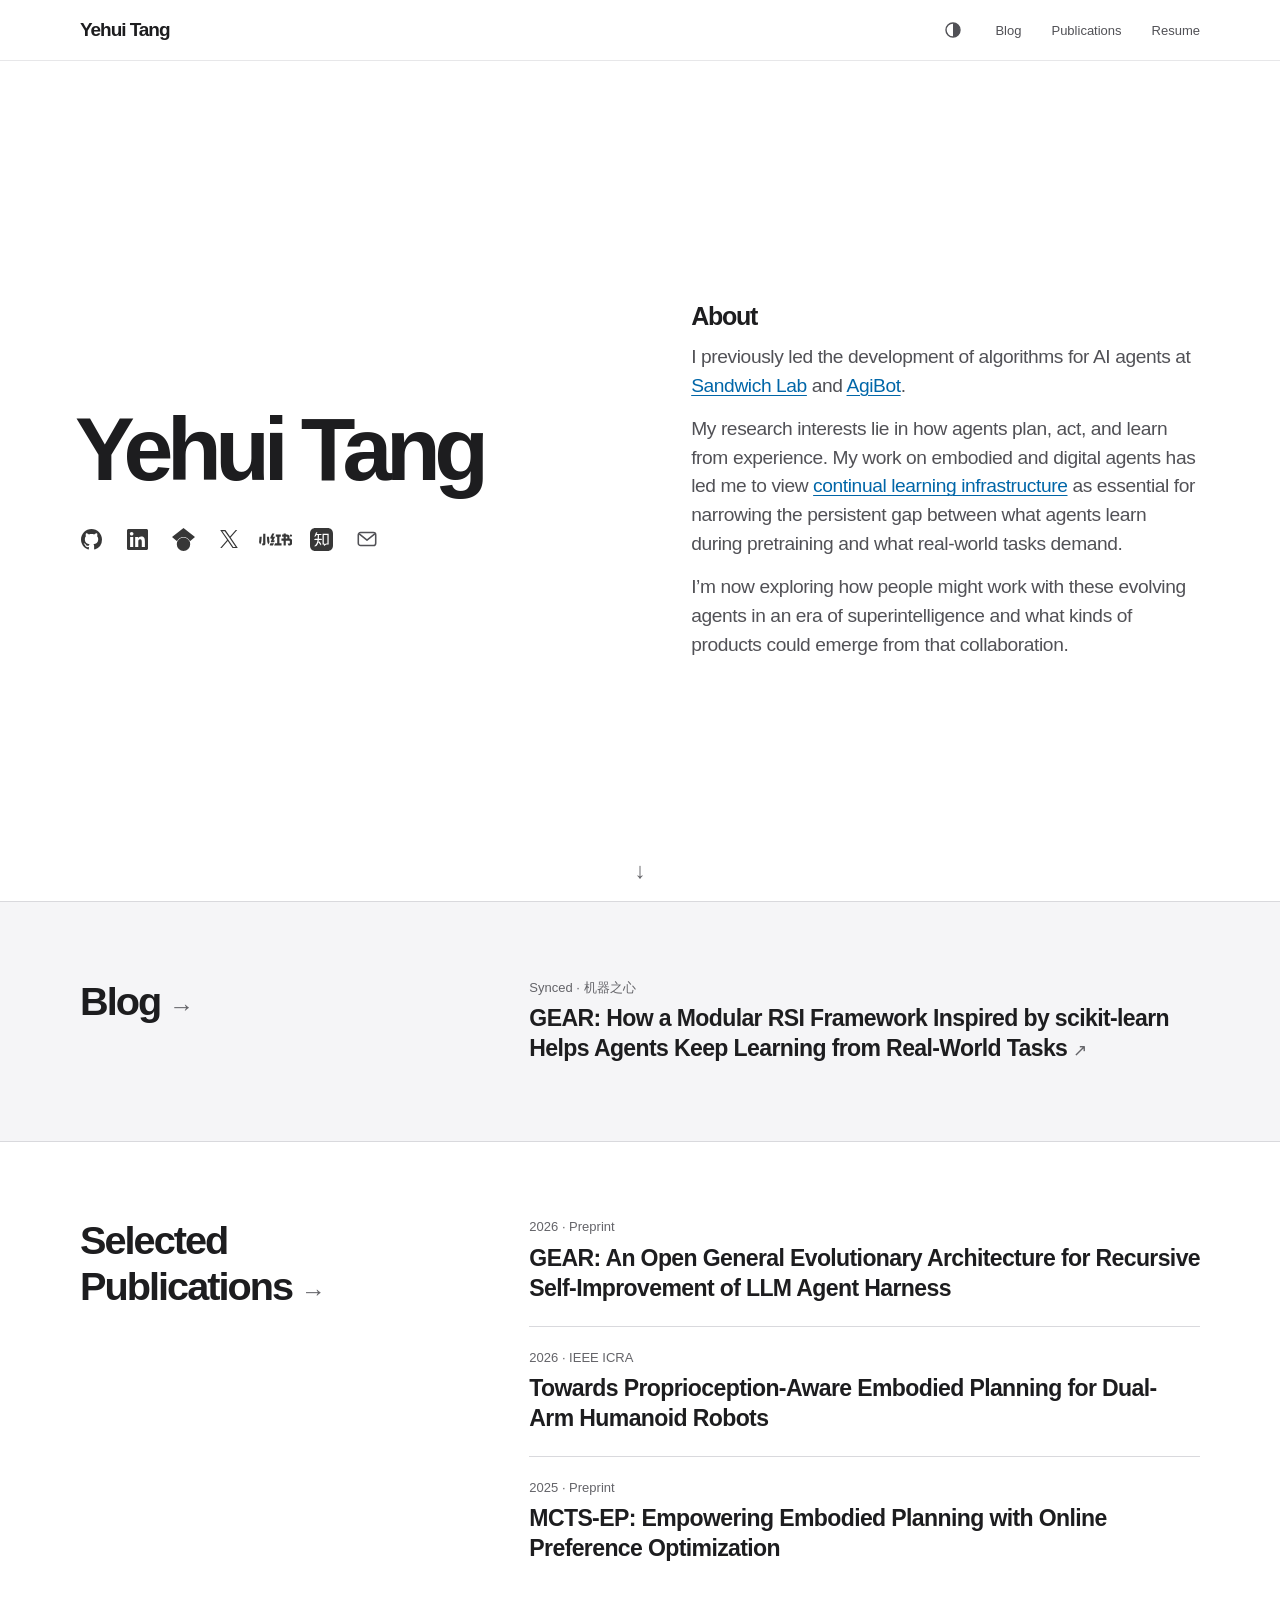
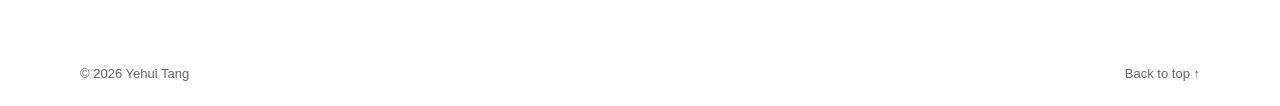
<file: docs/index.html>
<!doctype html>
<html lang="en">
<head>
  <meta charset="utf-8">
  <meta name="viewport" content="width=device-width, initial-scale=1">
  <meta name="color-scheme" content="light dark">
  <meta name="theme-color" content="#ffffff">
  <title>Yehui Tang</title>
  <meta name="description" content="Yehui Tang’s research, publications and writing on AI agents and recursive self-improvement.">
  <link rel="canonical" href="https://yehui-tang.github.io/">
  <link rel="icon" href="assets/open-spiral.svg" type="image/svg+xml" sizes="any">
  <script src="assets/theme.js"></script>
  <link rel="stylesheet" href="assets/site.css">
  <script src="assets/nav.js" defer></script>
  <script src="assets/contact.js" defer></script>
</head>
<body id="top">
  <a class="skip" href="#main">Skip to content</a>
  <header class="site-header">
    <div class="wrap nav-wrap">
      <a class="brand" href="#top" aria-current="page">Yehui Tang</a>
      <button type="button" id="theme-toggle" aria-label="Dark mode" aria-pressed="false" title="Switch to dark mode" hidden>
        <svg viewBox="0 0 24 24" width="20" height="20" fill="none" stroke="currentColor" stroke-width="1.7" aria-hidden="true">
          <circle cx="12" cy="12" r="8.4"/>
          <path d="M12 3.6a8.4 8.4 0 0 1 0 16.8Z" fill="currentColor" stroke="none"/>
        </svg>
      </button>
      <nav id="site-nav" aria-label="Main navigation">
        <a id="blog" href="blog/">Blog</a>
        <a id="papers" href="publications/">Publications</a>
        <a href="resume/">Resume</a>
      </nav>
    </div>
  </header>

  <main id="main">
    <div class="intro wrap">
      <section class="profile" aria-labelledby="name">
        <h1 id="name">Yehui Tang</h1>
        <div class="profile-links" role="group" aria-label="Personal profiles and contact">
          <a class="profile-icon" href="https://github.com/yehui-tang" aria-label="GitHub" title="GitHub">
            <img src="assets/github.svg" width="21" height="21" alt="">
          </a>
          <a class="profile-icon" href="https://www.linkedin.com/in/yehui-tang" aria-label="LinkedIn" title="LinkedIn">
            <img src="assets/linkedin.svg" width="21" height="21" alt="">
          </a>
          <a class="profile-icon" href="https://scholar.google.com/citations?user=r2WGGZoAAAAJ&amp;hl=zh-CN" aria-label="Google Scholar" title="Google Scholar">
            <img src="assets/google-scholar.svg" width="23" height="23" alt="">
          </a>
          <a class="profile-icon" href="https://x.com/YehuiTang" aria-label="X, @YehuiTang" title="X · @YehuiTang">
            <img src="assets/x.svg" width="18" height="18" alt="">
          </a>
          <a class="profile-icon" href="https://xhslink.cn/o/4Fa4Z3G1Q6T" aria-label="Xiaohongshu profile" title="小红书 · 9530819656">
            <img src="assets/xiaohongshu.svg" width="33" height="33" alt="">
          </a>
          <a class="profile-icon" href="https://www.zhihu.com/people/tang-ye-hui-43" aria-label="Zhihu" title="知乎">
            <img src="assets/zhihu.svg" width="23" height="23" alt="">
          </a>
          <button class="profile-icon" id="email-toggle" type="button" aria-label="Email address" title="Email address" aria-expanded="false" aria-controls="email-contact" hidden>
            <svg viewBox="0 0 24 24" width="22" height="22" fill="none" stroke="currentColor" stroke-width="1.7" stroke-linejoin="round" aria-hidden="true">
              <rect x="2.5" y="5" width="19" height="14" rx="2.5"/>
              <path d="m3.5 6.5 8.5 6.7 8.5-6.7"/>
            </svg>
          </button>
        </div>
        <a id="email-contact" class="text-link" hidden></a>
      </section>

      <section class="about" aria-labelledby="about-title">
        <h2 id="about-title">About</h2>
        <p class="bio">I previously led the development of algorithms for AI agents at <a href="https://www.sandwichlab.ai/">Sandwich Lab</a> and <a href="https://www.agibot.com/">AgiBot</a>.</p>
        <p class="bio">My research interests lie in how agents plan, act, and learn from experience. My work on embodied and digital agents has led me to view <a href="https://github.com/rsi-gear/gear">continual learning infrastructure</a> as essential for narrowing the persistent gap between what agents learn during pretraining and what real-world tasks demand.</p>
        <p class="bio">I’m now exploring how people might work with these evolving agents in an era of superintelligence and what kinds of products could emerge from that collaboration.</p>
      </section>
      <a class="scroll-cue" href="#blog-preview" aria-label="Scroll to Blog" title="Scroll to Blog"><span aria-hidden="true">↓</span></a>
    </div>

    <section id="blog-preview" class="home-preview" aria-labelledby="home-blog">
      <div class="wrap preview-layout">
        <h2 id="home-blog" data-reveal><a href="blog/">Blog <span aria-hidden="true">→</span></a></h2>
        <article class="preview-entry" data-reveal>
          <p class="meta">Synced · <span lang="zh-CN">机器之心</span></p>
          <h3><a href="https://mp.weixin.qq.com/s/0jKKlnpA4Cbc2wEQJWdVIg" hreflang="zh-CN">GEAR: How a Modular RSI Framework Inspired by scikit-learn Helps Agents Keep Learning from Real-World Tasks <span aria-hidden="true">↗</span></a></h3>
        </article>
      </div>
    </section>
    <section class="home-preview" aria-labelledby="home-publications">
      <div class="wrap preview-layout">
        <h2 id="home-publications" data-reveal><a href="publications/">Selected Publications <span aria-hidden="true">→</span></a></h2>
        <ul aria-labelledby="home-publications">
          <li class="preview-entry" data-reveal>
            <p class="meta">2026 · Preprint</p>
            <h3><a href="https://huggingface.co/spaces/WizardTY/GEAR">GEAR: An Open General Evolutionary Architecture for Recursive Self-Improvement of LLM Agent Harness</a></h3>
          </li>
          <li class="preview-entry" data-reveal>
            <p class="meta">2026 · IEEE ICRA</p>
            <h3><a href="https://doi.org/10.1109/ICRA57385.2026.11696567">Towards Proprioception-Aware Embodied Planning for Dual-Arm Humanoid Robots</a></h3>
          </li>
          <li class="preview-entry" data-reveal>
            <p class="meta">2025 · Preprint</p>
            <h3><a href="https://arxiv.org/abs/2509.17116">MCTS-EP: Empowering Embodied Planning with Online Preference Optimization</a></h3>
          </li>
        </ul>
      </div>
    </section>
  </main>

  <footer class="wrap"><span>© 2026 Yehui Tang</span><a href="#top">Back to top <span aria-hidden="true">↑</span></a></footer>
</body>
</html>
</file>
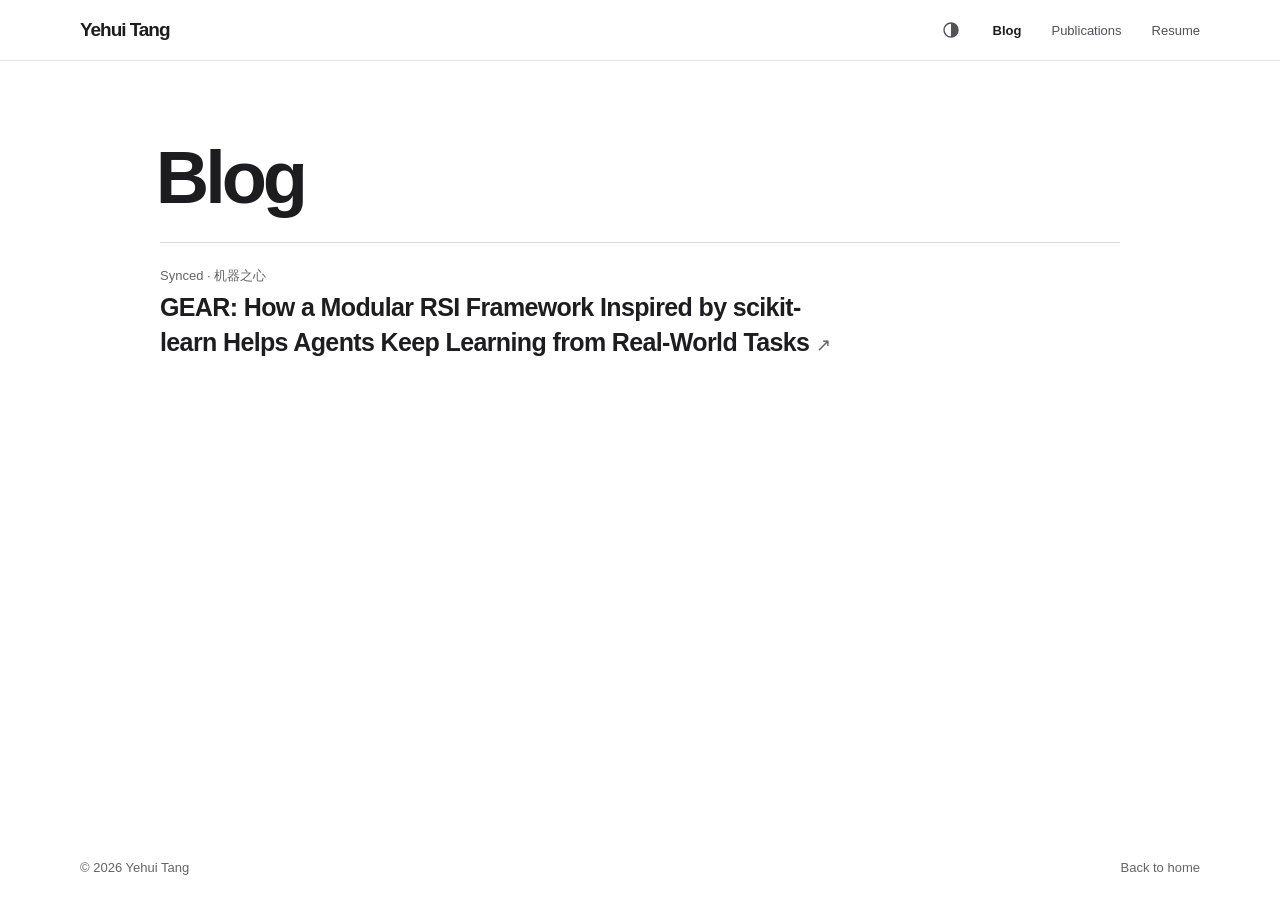
<file: docs/blog/index.html>
<!doctype html>
<html lang="en">
<head>
  <meta charset="utf-8">
  <meta name="viewport" content="width=device-width, initial-scale=1">
  <meta name="color-scheme" content="light dark">
  <meta name="theme-color" content="#ffffff">
  <title>Blog — Yehui Tang</title>
  <meta name="description" content="Articles and coverage of Yehui Tang’s work on AI agents.">
  <link rel="canonical" href="https://yehui-tang.github.io/blog/">
  <link rel="icon" href="../assets/open-spiral.svg" type="image/svg+xml" sizes="any">
  <script src="../assets/theme.js"></script>
  <link rel="stylesheet" href="../assets/site.css">
</head>
<body>
  <a class="skip" href="#main">Skip to content</a>
  <header class="site-header">
    <div class="wrap nav-wrap">
      <a class="brand" href="../">Yehui Tang</a>
      <button type="button" id="theme-toggle" aria-label="Dark mode" aria-pressed="false" title="Switch to dark mode" hidden>
        <svg viewBox="0 0 24 24" width="20" height="20" fill="none" stroke="currentColor" stroke-width="1.7" aria-hidden="true">
          <circle cx="12" cy="12" r="8.4"/>
          <path d="M12 3.6a8.4 8.4 0 0 1 0 16.8Z" fill="currentColor" stroke="none"/>
        </svg>
      </button>
      <nav id="site-nav" aria-label="Main navigation">
        <a href="./" aria-current="page">Blog</a>
        <a href="../publications/">Publications</a>
        <a href="../resume/">Resume</a>
      </nav>
    </div>
  </header>

  <main id="main" class="collection wrap">
    <header class="collection-heading">
      <h1>Blog</h1>
    </header>
    <article class="blog-entry">
      <p class="meta">Synced · <span lang="zh-CN">机器之心</span></p>
      <h2><a href="https://mp.weixin.qq.com/s/0jKKlnpA4Cbc2wEQJWdVIg" hreflang="zh-CN">GEAR: How a Modular RSI Framework Inspired by scikit-learn Helps Agents Keep Learning from Real-World Tasks <span aria-hidden="true">↗</span></a></h2>
    </article>
  </main>

  <footer class="wrap"><span>© 2026 Yehui Tang</span><a href="../">Back to home</a></footer>
</body>
</html>
</file>
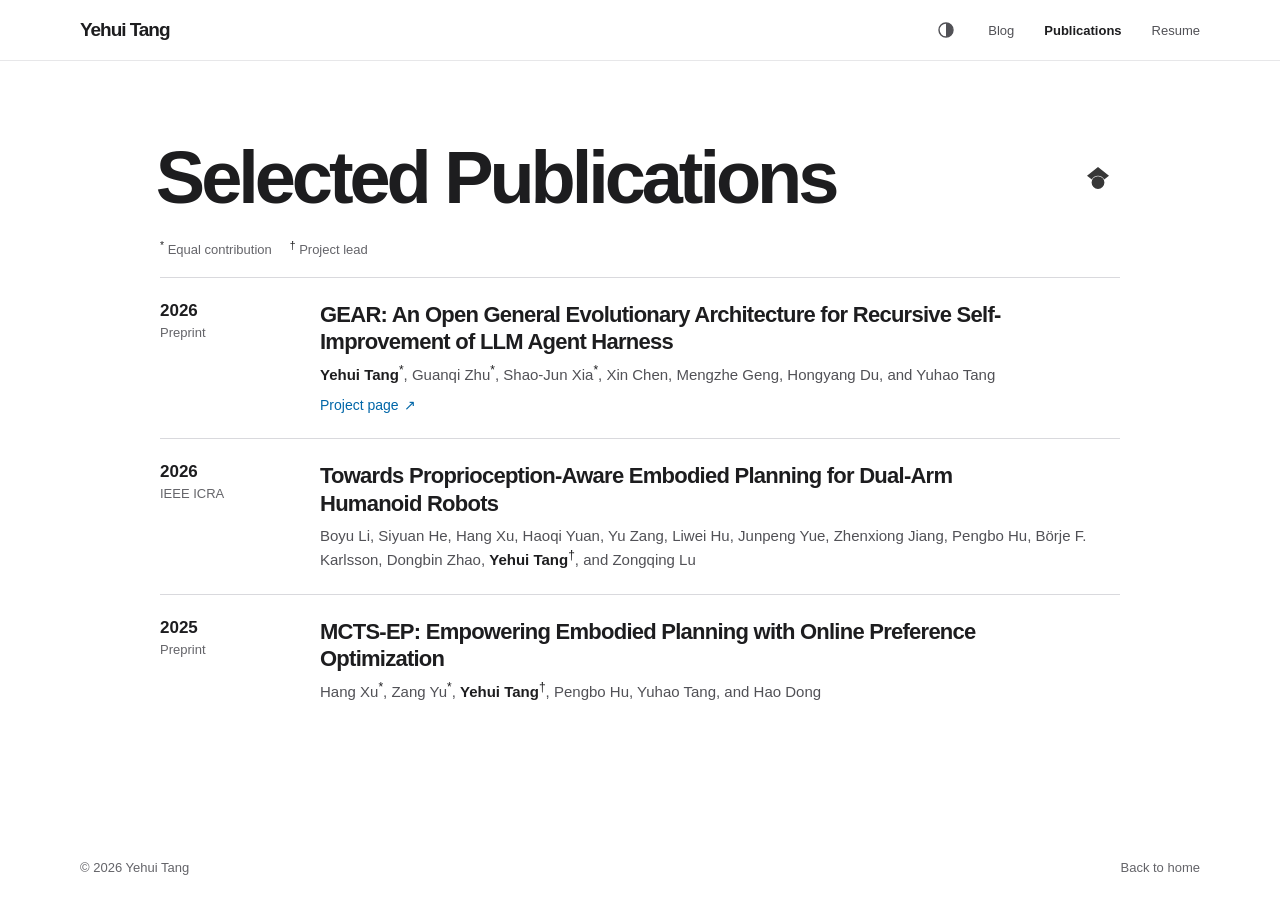
<file: docs/publications/index.html>
<!doctype html>
<html lang="en">
<head>
  <meta charset="utf-8">
  <meta name="viewport" content="width=device-width, initial-scale=1">
  <meta name="color-scheme" content="light dark">
  <meta name="theme-color" content="#ffffff">
  <title>Selected Publications — Yehui Tang</title>
  <meta name="description" content="Selected publications by Yehui Tang on AI agents, recursive self-improvement, and embodied planning.">
  <link rel="canonical" href="https://yehui-tang.github.io/publications/">
  <link rel="icon" href="../assets/open-spiral.svg" type="image/svg+xml" sizes="any">
  <script src="../assets/theme.js"></script>
  <link rel="stylesheet" href="../assets/site.css">
</head>
<body>
  <a class="skip" href="#main">Skip to content</a>
  <header class="site-header">
    <div class="wrap nav-wrap">
      <a class="brand" href="../">Yehui Tang</a>
      <button type="button" id="theme-toggle" aria-label="Dark mode" aria-pressed="false" title="Switch to dark mode" hidden>
        <svg viewBox="0 0 24 24" width="20" height="20" fill="none" stroke="currentColor" stroke-width="1.7" aria-hidden="true">
          <circle cx="12" cy="12" r="8.4"/>
          <path d="M12 3.6a8.4 8.4 0 0 1 0 16.8Z" fill="currentColor" stroke="none"/>
        </svg>
      </button>
      <nav id="site-nav" aria-label="Main navigation">
        <a href="../blog/">Blog</a>
        <a href="./" aria-current="page">Publications</a>
        <a href="../resume/">Resume</a>
      </nav>
    </div>
  </header>

  <main id="main" class="collection wrap">
    <header class="collection-heading">
      <h1>Selected Publications</h1>
      <a class="profile-icon" href="https://scholar.google.com/citations?user=r2WGGZoAAAAJ&amp;hl=zh-CN" aria-label="All publications on Google Scholar" title="All publications on Google Scholar"><img src="../assets/google-scholar.svg" width="22" height="22" alt=""></a>
    </header>
    <p class="contribution-key"><span><sup>*</sup> Equal contribution</span><span><sup>†</sup> Project lead</span></p>
    <div class="paper-list">
      <article class="paper">
        <div class="paper-meta"><span>2026</span><span>Preprint</span></div>
        <div><h2><a href="https://huggingface.co/spaces/WizardTY/GEAR">GEAR: An Open General Evolutionary Architecture for Recursive Self-Improvement of LLM Agent Harness</a></h2>
        <p><strong>Yehui Tang</strong><sup title="Equal contribution">*</sup>, Guanqi Zhu<sup title="Equal contribution">*</sup>, Shao-Jun Xia<sup title="Equal contribution">*</sup>, Xin Chen, Mengzhe Geng, Hongyang Du, and Yuhao Tang</p>
        <a class="text-link" href="https://rsi-gear.github.io/">Project page <span aria-hidden="true">↗</span></a></div>
      </article>
      <article class="paper">
        <div class="paper-meta"><span>2026</span><span>IEEE ICRA</span></div>
        <div><h2><a href="https://doi.org/10.1109/ICRA57385.2026.11696567">Towards Proprioception-Aware Embodied Planning for Dual-Arm Humanoid Robots</a></h2>
        <p>Boyu Li, Siyuan He, Hang Xu, Haoqi Yuan, Yu Zang, Liwei Hu, Junpeng Yue, Zhenxiong Jiang, Pengbo Hu, Börje F. Karlsson, Dongbin Zhao, <strong>Yehui Tang</strong><sup title="Project lead">†</sup>, and Zongqing Lu</p></div>
      </article>
      <article class="paper">
        <div class="paper-meta"><span>2025</span><span>Preprint</span></div>
        <div><h2><a href="https://arxiv.org/abs/2509.17116">MCTS-EP: Empowering Embodied Planning with Online Preference Optimization</a></h2>
        <p>Hang Xu<sup title="Equal contribution">*</sup>, Zang Yu<sup title="Equal contribution">*</sup>, <strong>Yehui Tang</strong><sup title="Project lead">†</sup>, Pengbo Hu, Yuhao Tang, and Hao Dong</p></div>
      </article>
    </div>
  </main>

  <footer class="wrap"><span>© 2026 Yehui Tang</span><a href="../">Back to home</a></footer>
</body>
</html>
</file>
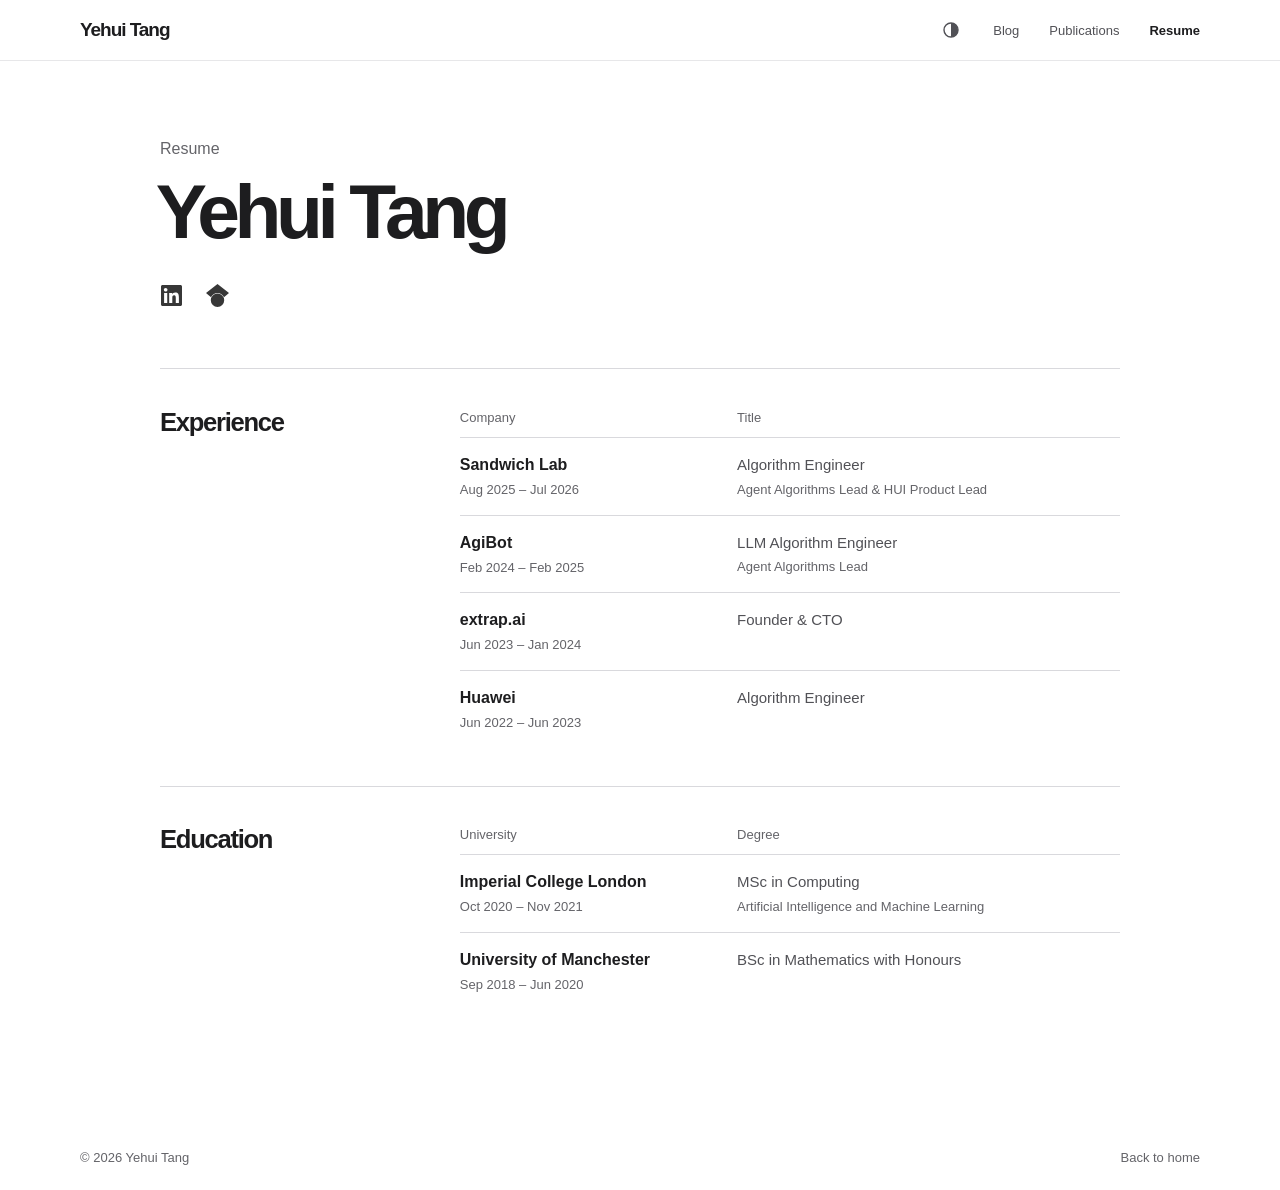
<file: docs/resume/index.html>
<!doctype html>
<html lang="en">
<head>
  <meta charset="utf-8">
  <meta name="viewport" content="width=device-width, initial-scale=1">
  <meta name="color-scheme" content="light dark">
  <meta name="theme-color" content="#ffffff">
  <title>Resume — Yehui Tang</title>
  <meta name="description" content="Yehui Tang’s work experience and education.">
  <link rel="canonical" href="https://yehui-tang.github.io/resume/">
  <link rel="icon" href="../assets/open-spiral.svg" type="image/svg+xml" sizes="any">
  <script src="../assets/theme.js"></script>
  <link rel="stylesheet" href="../assets/site.css">
</head>
<body>
  <a class="skip" href="#main">Skip to content</a>
  <header class="site-header">
    <div class="wrap nav-wrap">
      <a class="brand" href="../">Yehui Tang</a>
      <button type="button" id="theme-toggle" aria-label="Dark mode" aria-pressed="false" title="Switch to dark mode" hidden>
        <svg viewBox="0 0 24 24" width="20" height="20" fill="none" stroke="currentColor" stroke-width="1.7" aria-hidden="true">
          <circle cx="12" cy="12" r="8.4"/>
          <path d="M12 3.6a8.4 8.4 0 0 1 0 16.8Z" fill="currentColor" stroke="none"/>
        </svg>
      </button>
      <nav id="site-nav" aria-label="Main navigation">
        <a href="../blog/">Blog</a>
        <a href="../publications/">Publications</a>
        <a href="./" aria-current="page">Resume</a>
      </nav>
    </div>
  </header>

  <main id="main" class="resume wrap">
    <header class="resume-heading">
      <p class="meta">Resume</p>
      <h1>Yehui Tang</h1>
      <div class="profile-links" role="group" aria-label="Professional profiles">
        <a class="profile-icon" href="https://www.linkedin.com/in/yehui-tang" aria-label="LinkedIn" title="LinkedIn">
          <img src="../assets/linkedin.svg" width="21" height="21" alt="">
        </a>
        <a class="profile-icon" href="https://scholar.google.com/citations?user=r2WGGZoAAAAJ&amp;hl=zh-CN" aria-label="Google Scholar" title="Google Scholar">
          <img src="../assets/google-scholar.svg" width="23" height="23" alt="">
        </a>
      </div>
    </header>

    <section class="resume-section" aria-labelledby="experience-title">
      <h2 id="experience-title">Experience</h2>
      <table class="resume-table" aria-labelledby="experience-title">
        <thead>
          <tr><th scope="col">Company</th><th scope="col">Title</th></tr>
        </thead>
        <tbody>
          <tr>
            <th scope="row">Sandwich Lab
              <span class="date-range"><time datetime="2025-08">Aug 2025</time> – <time datetime="2026-07">Jul 2026</time></span>
            </th>
            <td>Algorithm Engineer<span class="role-detail">Agent Algorithms Lead &amp; HUI Product Lead</span></td>
          </tr>
          <tr>
            <th scope="row">AgiBot
              <span class="date-range"><time datetime="2024-02">Feb 2024</time> – <time datetime="2025-02">Feb 2025</time></span>
            </th>
            <td>LLM Algorithm Engineer<span class="role-detail">Agent Algorithms Lead</span></td>
          </tr>
          <tr>
            <th scope="row">extrap.ai
              <span class="date-range"><time datetime="2023-06">Jun 2023</time> – <time datetime="2024-01">Jan 2024</time></span>
            </th>
            <td>Founder &amp; CTO</td>
          </tr>
          <tr>
            <th scope="row">Huawei
              <span class="date-range"><time datetime="2022-06">Jun 2022</time> – <time datetime="2023-06">Jun 2023</time></span>
            </th>
            <td>Algorithm Engineer</td>
          </tr>
        </tbody>
      </table>
    </section>
    <section class="resume-section" aria-labelledby="education-title">
      <h2 id="education-title">Education</h2>
      <table class="resume-table" aria-labelledby="education-title">
        <thead>
          <tr><th scope="col">University</th><th scope="col">Degree</th></tr>
        </thead>
        <tbody>
          <tr>
            <th scope="row">Imperial College London
              <span class="date-range"><time datetime="2020-10">Oct 2020</time> – <time datetime="2021-11">Nov 2021</time></span>
            </th>
            <td>MSc in Computing<span class="role-detail">Artificial Intelligence and Machine Learning</span></td>
          </tr>
          <tr>
            <th scope="row">University of Manchester
              <span class="date-range"><time datetime="2018-09">Sep 2018</time> – <time datetime="2020-06">Jun 2020</time></span>
            </th>
            <td>BSc in Mathematics with Honours</td>
          </tr>
        </tbody>
      </table>
    </section>
  </main>

  <footer class="wrap"><span>© 2026 Yehui Tang</span><a href="../">Back to home</a></footer>
</body>
</html>
</file>
<file: docs/assets/site.css>
:root {
  color-scheme: light dark;
  --ink: light-dark(#1d1d1f, #f5f5f7);
  --secondary: light-dark(#515156, #ceced4);
  --muted: light-dark(#646469, #b0b0b8);
  --line: light-dark(#d9d9dd, #39393e);
  --blue: light-dark(#0066a8, #75bfff);
  --page: light-dark(#fff, #121214);
  --header: light-dark(rgb(255 255 255 / .95), rgb(18 18 20 / .95));
  --header-line: light-dark(#e7e7e9, #333337);
  --hover: light-dark(#ebebed, #303034);
  --focus: light-dark(#1675bc, #81c6ff);
  --nav-min-height: 60px;
  --gutter: clamp(22px, 5.5vw, 72px);
  font-family: -apple-system, BlinkMacSystemFont, "Helvetica Neue", Helvetica, Arial, sans-serif;
  color: var(--ink);
  background: var(--page);
  font-size: 16px;
  -webkit-font-smoothing: antialiased;
}
:root[data-theme="light"] { color-scheme: light; }
:root[data-theme="dark"] { color-scheme: dark; }
* { box-sizing: border-box; }
body, h1, h2, h3, p, ul { margin: 0; }
body { min-height: 100vh; min-height: 100svh; display: flex; flex-direction: column; }
main { flex: 1; }
ul { padding: 0; list-style: none; }
a { color: inherit; text-decoration: none; }
a:hover { text-decoration: underline; text-underline-offset: .18em; }
a:focus-visible, button:focus-visible { outline: 3px solid var(--focus); outline-offset: 5px; }
a span[aria-hidden] { white-space: nowrap; }
[hidden] { display: none !important; }
.wrap { width: min(100% - 2 * var(--gutter), 1120px); margin-inline: auto; }
section[id], main[id] { scroll-margin-top: 84px; }
.skip { position: fixed; z-index: 5; left: 12px; top: 12px; transform: translateY(-180%); border-radius: 6px; background: var(--ink); color: var(--page); padding: 9px 14px; }
.skip:focus { transform: none; }
.site-header { position: sticky; top: 0; z-index: 3; border-bottom: 1px solid var(--header-line); background: var(--header); backdrop-filter: blur(16px); }
.nav-wrap { min-height: var(--nav-min-height); display: flex; align-items: center; gap: 20px; }
.brand { margin-inline-end: auto; font-weight: 650; font-size: 19px; letter-spacing: -.055em; }
.brand:hover { text-decoration: none; }
nav { display: flex; align-items: center; gap: 30px; }
nav a { font-size: 13px; color: var(--secondary); padding-block: 12px; }
nav a[aria-current="page"] { color: var(--ink); font-weight: 650; }
nav a:hover { color: var(--blue); text-decoration: none; }
#theme-toggle { display: grid; place-items: center; width: 44px; height: 44px; padding: 0; border: 0; border-radius: 50%; color: var(--secondary); background: none; cursor: pointer; }
#theme-toggle:is(:hover, :focus-visible) { background: var(--hover); color: var(--ink); }

.intro { position: relative; min-height: calc(100vh - var(--nav-min-height)); min-height: calc(100dvh - var(--nav-min-height)); padding-block: clamp(68px, 7.6vw, 112px); display: grid; grid-template-columns: minmax(0, 1fr) minmax(0, 1fr); gap: clamp(46px, 8vw, 116px); align-items: center; }
h1 { font-size: clamp(60px, 7vw, 99px); line-height: 1.08; font-weight: 640; letter-spacing: -.071em; margin: 0 0 20px -.056em; }
.bio { color: var(--secondary); font-size: clamp(19px, 1.5vw, 22px); line-height: 1.5; letter-spacing: -.021em; max-width: 48ch; }
.bio a { color: var(--blue); text-decoration: underline; text-underline-offset: .15em; text-decoration-thickness: 1px; }
.about .bio + .bio { margin-top: .75em; }
.profile-links { display: flex; align-items: center; flex-wrap: wrap; gap: 2px; margin: 20px 0 0 -11px; }
.profile-icon { display: inline-grid; width: 44px; height: 44px; place-items: center; border-radius: 50%; }
button.profile-icon { padding: 0; border: 0; color: var(--secondary); background: none; cursor: pointer; }
#email-contact { margin-top: 8px; }
.profile-icon img { display: block; opacity: .78; }
.profile-icon:is(:hover, :focus-visible) { background: var(--hover); }
.profile-icon:is(:hover, :focus-visible) img { opacity: 1; }
.text-link { display: inline-flex; gap: 5px; align-items: baseline; color: var(--blue); font-size: 14px; font-weight: 500; line-height: 1.45; }
h2 { font-size: clamp(32px, 3.1vw, 44px); line-height: 1.14; letter-spacing: -.05em; font-weight: 630; }
.about h2 { margin-bottom: 12px; font-size: 25px; }
.meta { display: block; color: var(--muted); font-size: 13px; line-height: 1.4; font-variant-numeric: tabular-nums; }

.scroll-cue { position: absolute; bottom: 8px; left: calc(50% - 22px); display: grid; place-items: center; width: 44px; height: 44px; border-radius: 50%; color: var(--muted); font-size: 22px; }
.scroll-cue:hover { color: var(--ink); background: var(--hover); text-decoration: none; }
.home-preview { padding-block: clamp(44px, 6vw, 88px); border-top: 1px solid var(--line); }
.home-preview:first-of-type { background: light-dark(#f5f5f7, #1b1b1e); }
.preview-layout { display: grid; grid-template-columns: minmax(0, 1fr) minmax(0, 1.8fr); gap: clamp(36px, 6vw, 84px); align-items: start; }
.preview-layout h2 { text-wrap: balance; }
.preview-layout h2 span { font-size: .62em; color: var(--muted); white-space: nowrap; }
.preview-entry h3 { max-width: 54ch; margin-top: 7px; font-size: clamp(20px, 1.8vw, 26px); font-weight: 580; line-height: 1.3; letter-spacing: -.027em; text-wrap: pretty; }
.preview-entry h3 span { font-size: .72em; color: var(--muted); }
.preview-entry + .preview-entry { border-top: 1px solid var(--line); margin-top: 22px; padding-top: 22px; }
.home-preview a:hover { color: var(--blue); }

@media screen and (prefers-reduced-motion: no-preference) {
  html { scroll-behavior: smooth; }
  .reveal-in { animation: preview-enter 560ms cubic-bezier(.16, 1, .3, 1); }
  @keyframes preview-enter {
    from { opacity: 0; transform: translateY(24px); }
    to { opacity: 1; transform: translateY(0); }
  }
}

.collection { max-width: 960px; padding-block: clamp(48px, 6vw, 84px); }
.collection-heading { display: flex; align-items: center; justify-content: space-between; gap: 18px; margin-bottom: 24px; }
.collection-heading h1 { margin-bottom: 0; font-size: clamp(42px, 6vw, 74px); letter-spacing: -.055em; }
.collection-heading .profile-icon { flex: none; }
.blog-entry { border-top: 1px solid var(--line); padding-block: 24px; }
.blog-entry h2 { max-width: 55ch; }
.contribution-key { display: flex; flex-wrap: wrap; gap: 4px 18px; margin-bottom: 20px; color: var(--muted); font-size: 13px; }
.paper sup, .contribution-key sup { color: var(--ink); font-size: .8em; line-height: 0; }
.paper p { font-size: 15px; line-height: 1.55; color: var(--secondary); }
.blog-entry h2 { text-wrap: balance; margin-top: 5px; font-size: clamp(19px, 2vw, 25px); font-weight: 580; letter-spacing: -.025em; line-height: 1.4; }
.blog-entry h2 span { font-size: .72em; color: var(--muted); }
.blog-entry a:hover, .paper h2 a:hover { color: var(--blue); }
.paper { display: grid; grid-template-columns: 130px minmax(0, 1fr); gap: 30px; border-top: 1px solid var(--line); padding-block: 23px; }
.paper:last-child { padding-bottom: 0; }
.paper-meta { display: flex; flex-direction: column; gap: 4px; color: var(--muted); font-size: 13px; }
.paper-meta span:first-child { color: var(--ink); font-size: 17px; font-weight: 560; }
.paper h2 { max-width: 58ch; font-size: 22px; line-height: 1.25; letter-spacing: -.034em; font-weight: 580; }
.paper p { margin-top: 7px; }
.paper strong { color: var(--ink); font-weight: 600; }
.paper .text-link { margin-top: 9px; }
.resume { max-width: 960px; padding-block: clamp(48px, 6vw, 84px); }
.resume-heading { padding-bottom: clamp(30px, 4vw, 56px); }
.resume-heading .meta { font-size: 16px; margin-bottom: 10px; }
.resume-heading h1 { font-size: clamp(56px, 6vw, 82px); }
.resume-section { display: grid; grid-template-columns: minmax(150px, 1fr) minmax(0, 2.8fr); gap: clamp(26px, 5vw, 64px); border-top: 1px solid var(--line); padding-block: clamp(28px, 3vw, 40px); }
.resume-section h2 { font-size: clamp(22px, 2vw, 29px); }
.resume-table { table-layout: fixed; border-collapse: collapse; width: 100%; text-align: left; }
.resume-table th, .resume-table td { padding: 15px 0; vertical-align: baseline; line-height: 1.5; }
.resume-table tr > :first-child { width: 42%; padding-right: clamp(16px, 3vw, 40px); }
.resume-table thead th { padding-top: 0; padding-bottom: 10px; font-size: 13px; color: var(--muted); font-weight: 500; }
.resume-table tbody tr { border-top: 1px solid var(--line); }
.date-range, .role-detail { display: block; margin-top: 3px; color: var(--muted); font-size: 13px; font-weight: 400; }
.date-range time { white-space: nowrap; }
.resume-table tbody th { font-size: 16px; font-weight: 600; }
.resume-table td { font-size: 15px; color: var(--secondary); }
footer { display: flex; justify-content: space-between; padding-block: 25px; color: var(--muted); font-size: 13px; }

@media (max-width: 900px) {
  .intro { gap: 36px; }
}
@media (max-width: 700px) {
  :root { --nav-min-height: 54px; }
  .nav-wrap { flex-wrap: wrap; gap: 0 10px; }
  .brand { font-size: 18px; }
  nav { flex-wrap: wrap; gap: 0 14px; }
  nav a { display: block; padding-block: 12px; font-size: 14px; }
  .intro { display: block; padding-block: 49px 64px; }
  .preview-layout { grid-template-columns: 1fr; gap: 24px; }
  h1 { margin-bottom: 14px; }
  .profile-links { margin-top: 16px; }
  .about { margin-top: 28px; }
  .about h2 { margin-bottom: 8px; }
  .resume-section { display: block; }
  .resume-section h2 { margin-bottom: 20px; }
  .paper { grid-template-columns: 1fr; gap: 8px; }
  .paper-meta { flex-direction: row; align-items: baseline; gap: 10px; }
}
@media screen {
  :root[data-theme="dark"] .profile-icon img { filter: invert(1); }
}
@media screen and (prefers-color-scheme: dark) {
  :root:not([data-theme]) .profile-icon img { filter: invert(1); }
}
@media print {
  :root, :root[data-theme] { color-scheme: light; }
  .site-header, .skip, .scroll-cue, footer { display: none; }
  .intro { min-height: auto; }
  .wrap { width: 100%; }
  body { display: block; min-height: auto; }
  .intro, .collection, .home-preview { padding-block: 20px; }
  .resume, .resume-heading, .resume-section { padding-block: 12px; }
  .paper, .resume-table tr { break-inside: avoid; }
}
</file>
